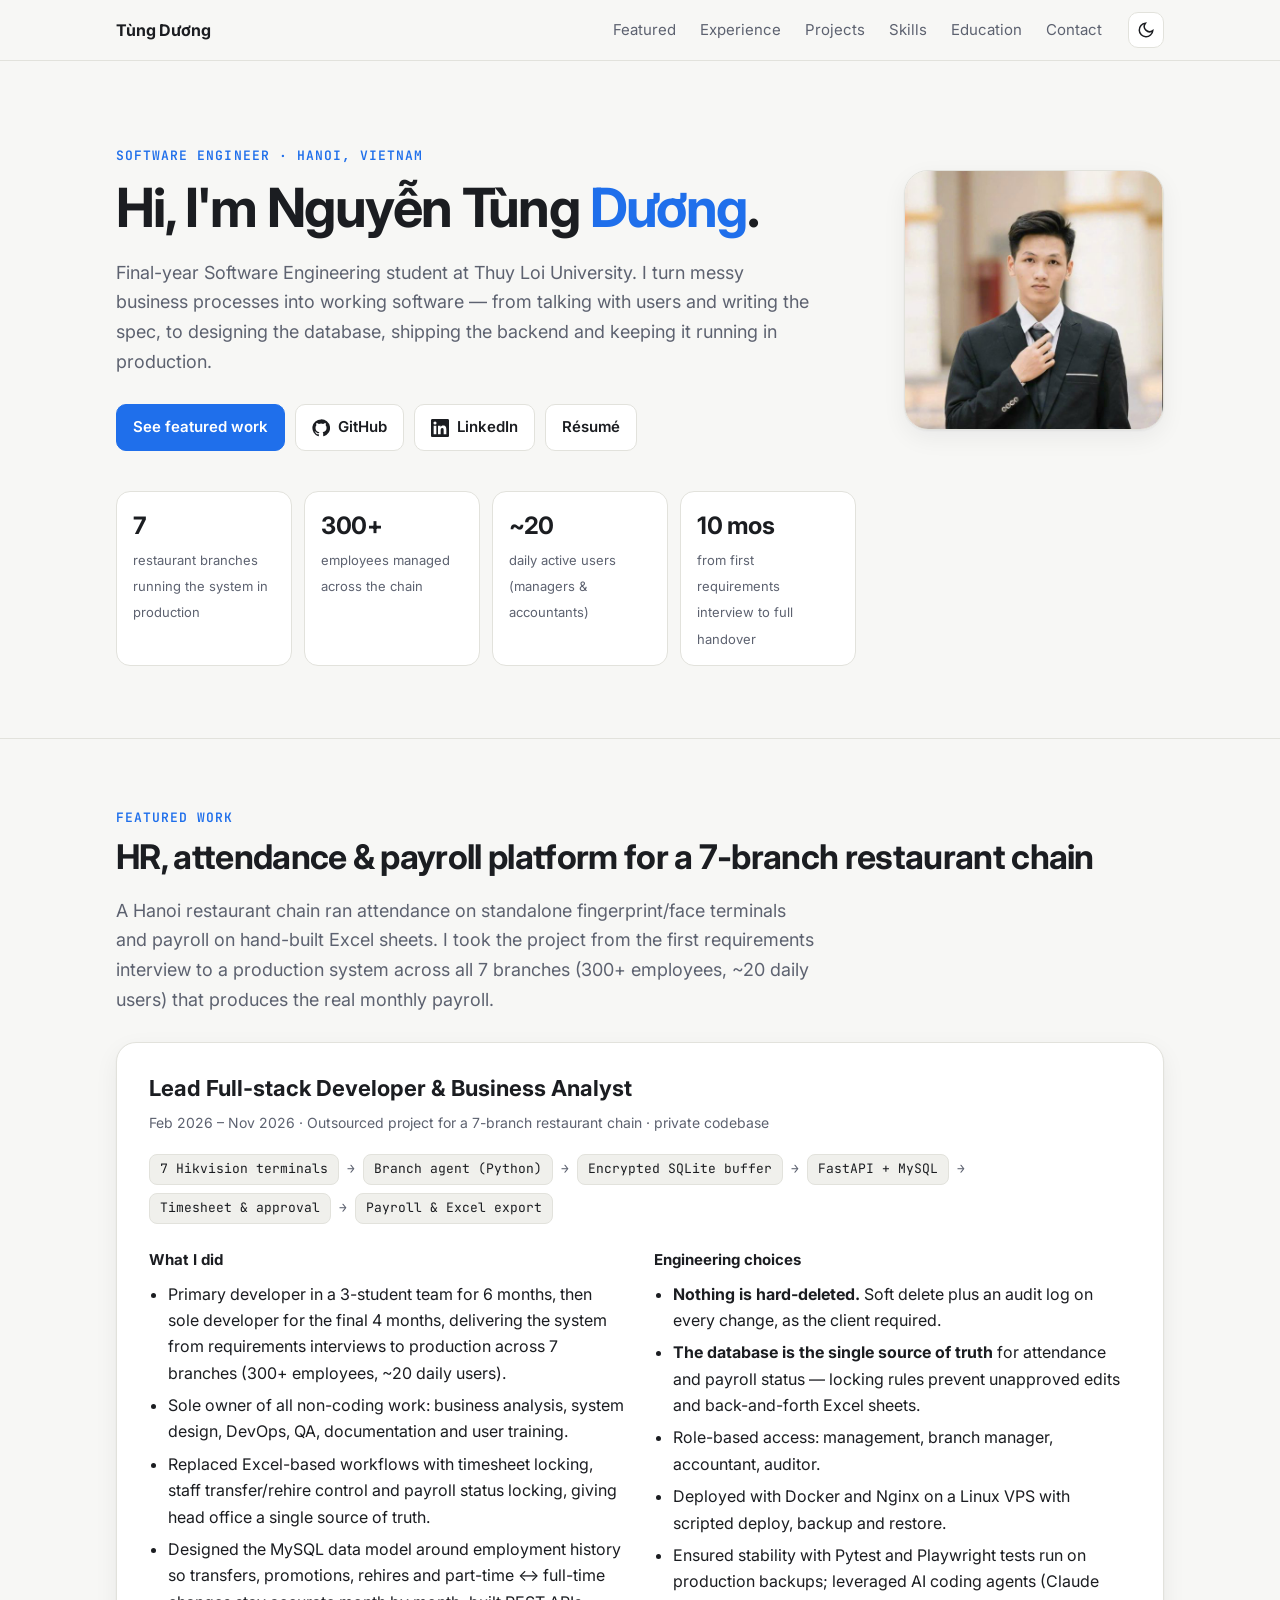
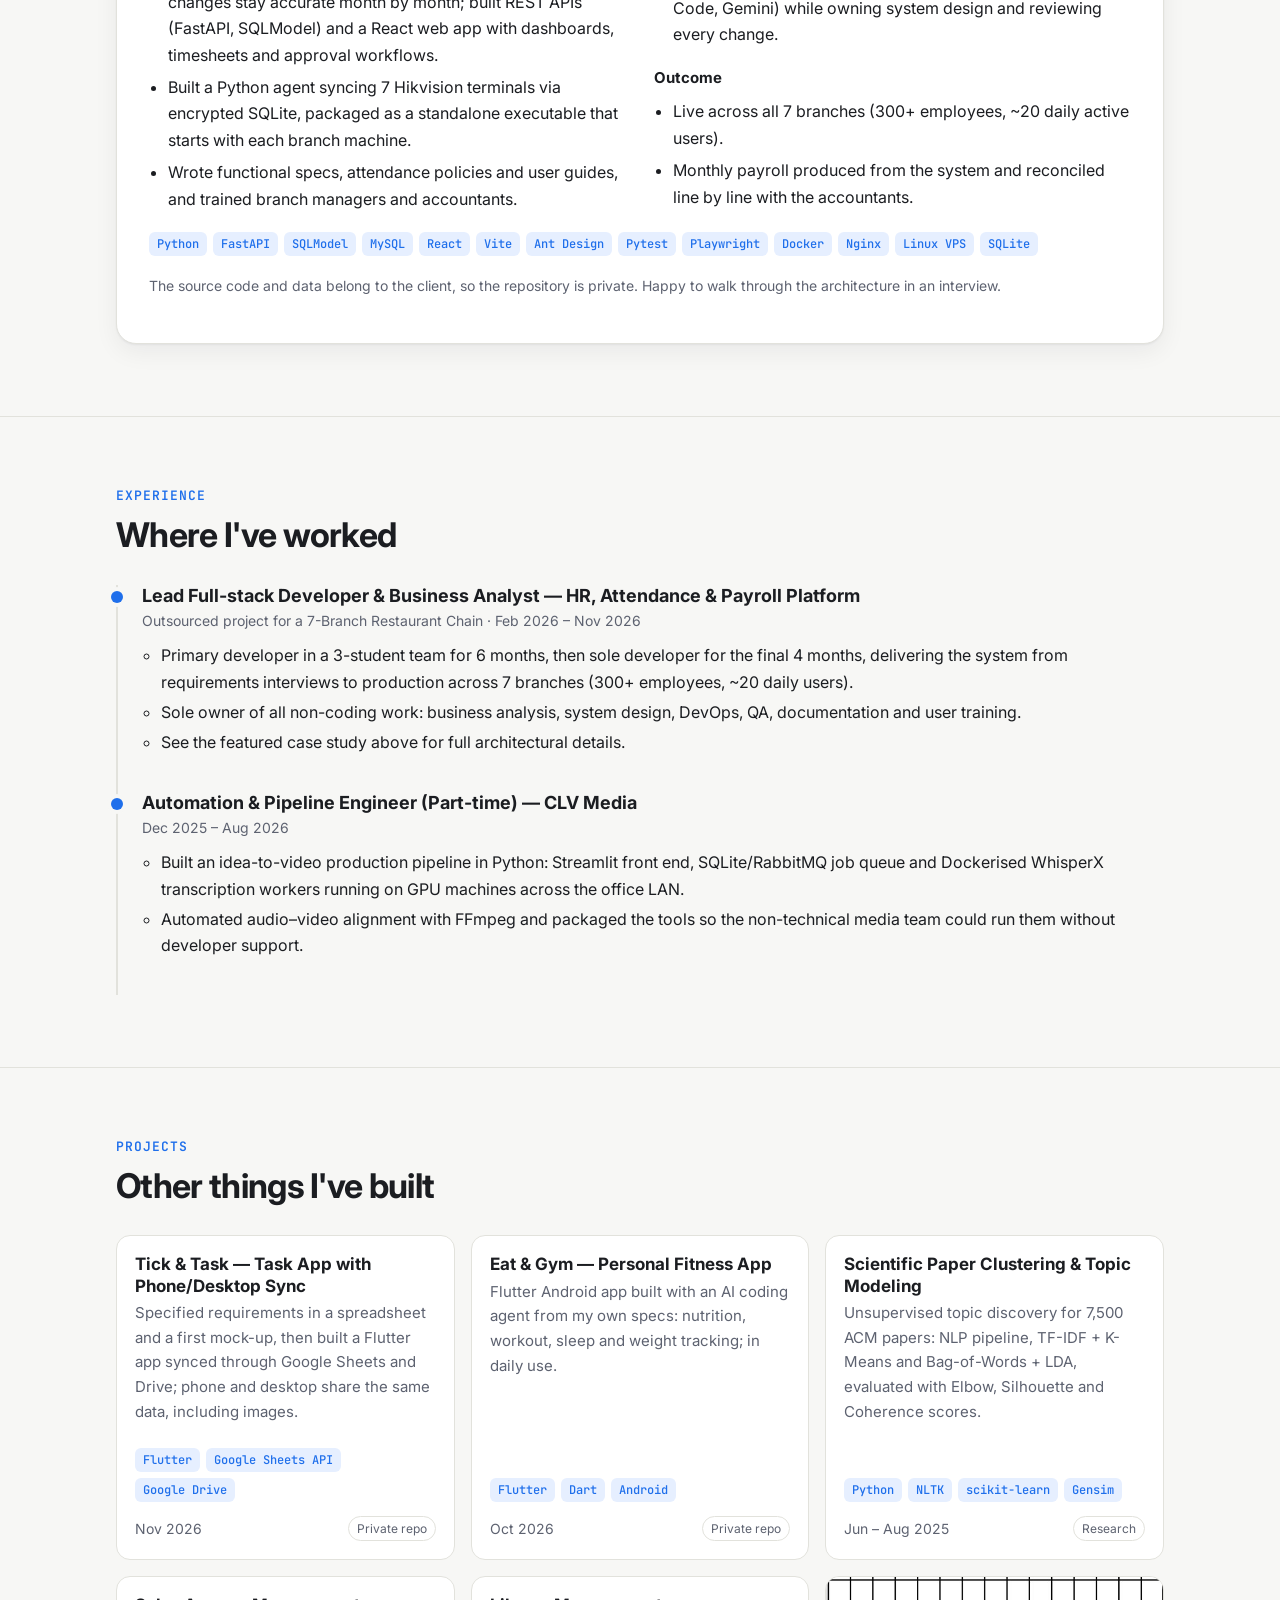
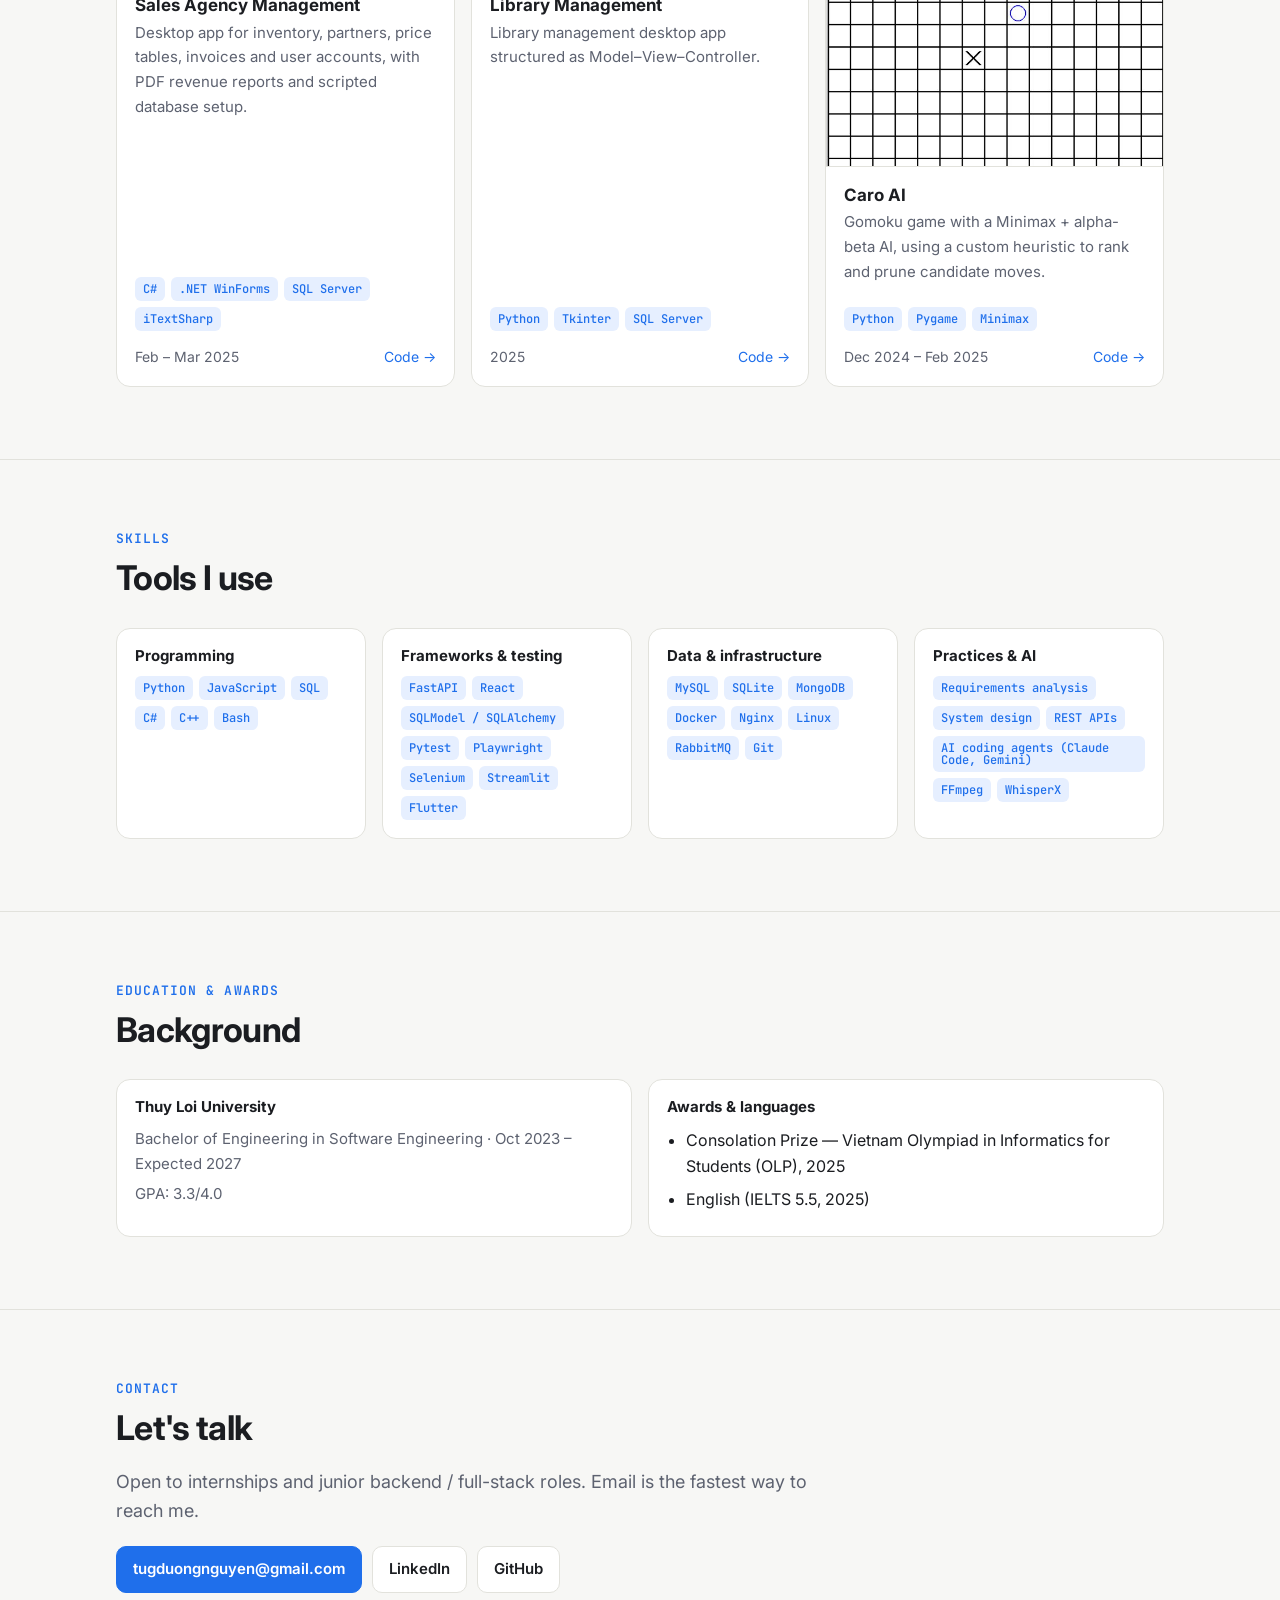
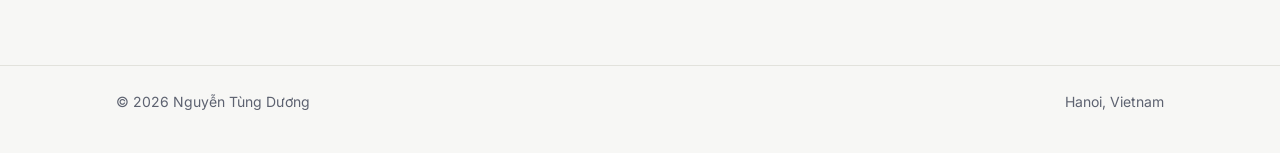
<file: index.html>
<!DOCTYPE html>
<html lang="en">
<head>
  <meta charset="UTF-8">
  <meta name="viewport" content="width=device-width, initial-scale=1.0">
  <title>Nguyễn Tùng Dương — Software Engineer</title>
  <meta name="description" content="Nguyễn Tùng Dương — final-year Software Engineering student in Hanoi. Backend (Python/FastAPI), full-stack HR &amp; payroll systems in production, automation pipelines.">
  <meta property="og:title" content="Nguyễn Tùng Dương — Software Engineer">
  <meta property="og:description" content="Backend &amp; full-stack developer. Built and operate an HR &amp; payroll platform used by a restaurant chain.">
  <meta property="og:type" content="website">
  <meta property="og:url" content="https://tugduong57.github.io/My-Portfolio/">
  <meta property="og:image" content="https://tugduong57.github.io/My-Portfolio/assets/img/avatar.jpg">
  <link rel="icon" type="image/png" href="assets/img/favicon.png">
  <link rel="apple-touch-icon" href="assets/img/apple-touch-icon.png">
  <link rel="preconnect" href="https://fonts.googleapis.com">
  <link rel="preconnect" href="https://fonts.gstatic.com" crossorigin>
  <link href="https://fonts.googleapis.com/css2?family=Inter:wght@400;500;600;700&family=JetBrains+Mono:wght@500;600&display=swap" rel="stylesheet">
  <link rel="stylesheet" href="assets/css/style.css">
  <script>
    try { var t = localStorage.getItem('theme'); if (t) document.documentElement.setAttribute('data-theme', t); } catch (e) {}
  </script>
</head>
<body>

<header class="site-header">
  <div class="wrap">
    <a class="brand" href="#top">Tùng Dương</a>
    <button class="icon-btn menu-btn" id="menuBtn" aria-label="Open menu" aria-expanded="false">
      <svg width="18" height="18" viewBox="0 0 24 24" fill="none" stroke="currentColor" stroke-width="2" stroke-linecap="round"><path d="M4 7h16M4 12h16M4 17h16"/></svg>
    </button>
    <nav class="nav" id="nav">
      <a href="#work">Featured</a>
      <a href="#experience">Experience</a>
      <a href="#projects">Projects</a>
      <a href="#skills">Skills</a>
      <a href="#education">Education</a>
      <a href="#contact">Contact</a>
    </nav>
    <button class="icon-btn" id="themeBtn" aria-label="Toggle colour theme">
      <svg width="18" height="18" viewBox="0 0 24 24" fill="none" stroke="currentColor" stroke-width="2" stroke-linecap="round"><path d="M21 12.8A9 9 0 1 1 11.2 3a7 7 0 0 0 9.8 9.8z"/></svg>
    </button>
  </div>
</header>

<main id="top">

  <!-- Hero -->
  <section class="hero">
    <div class="wrap">
      <div>
        <div class="eyebrow">Software Engineer · Hanoi, Vietnam</div>
        <h1>Hi, I'm Nguyễn Tùng <span>Dương</span>.</h1>
        <p class="lead">
          Final-year Software Engineering student at Thuy Loi University. I turn messy business
          processes into working software — from talking with users and writing the spec, to
          designing the database, shipping the backend and keeping it running in production.
        </p>
        <div class="btns">
          <a class="btn primary" href="#work">See featured work</a>
          <a class="btn" href="https://github.com/tugduong57" target="_blank" rel="noopener">
            <svg viewBox="0 0 24 24" fill="currentColor" aria-hidden="true"><path d="M12 .5a11.5 11.5 0 0 0-3.64 22.41c.58.1.79-.25.79-.56v-2c-3.2.7-3.88-1.37-3.88-1.37-.53-1.33-1.28-1.69-1.28-1.69-1.05-.71.08-.7.08-.7 1.16.08 1.77 1.19 1.77 1.19 1.03 1.77 2.71 1.26 3.37.96.1-.75.4-1.26.73-1.55-2.56-.29-5.25-1.28-5.25-5.69 0-1.26.45-2.29 1.19-3.1-.12-.29-.52-1.46.11-3.05 0 0 .97-.31 3.17 1.18a11 11 0 0 1 5.77 0c2.2-1.49 3.17-1.18 3.17-1.18.63 1.59.23 2.76.11 3.05.74.81 1.19 1.84 1.19 3.1 0 4.42-2.69 5.39-5.26 5.68.41.36.78 1.06.78 2.14v3.17c0 .31.21.67.8.56A11.5 11.5 0 0 0 12 .5z"/></svg>
            GitHub
          </a>
          <a class="btn" href="https://www.linkedin.com/in/tugduong57/" target="_blank" rel="noopener">
            <svg viewBox="0 0 24 24" fill="currentColor" aria-hidden="true"><path d="M20.45 20.45h-3.56v-5.57c0-1.33-.02-3.04-1.85-3.04-1.85 0-2.14 1.45-2.14 2.94v5.67H9.35V9h3.41v1.56h.05c.48-.9 1.64-1.85 3.37-1.85 3.6 0 4.27 2.37 4.27 5.46v6.28zM5.34 7.43a2.06 2.06 0 1 1 0-4.13 2.06 2.06 0 0 1 0 4.13zM7.12 20.45H3.56V9h3.56v11.45zM22.22 0H1.77C.79 0 0 .77 0 1.73v20.54C0 23.23.79 24 1.77 24h20.45c.98 0 1.78-.77 1.78-1.73V1.73C24 .77 23.2 0 22.22 0z"/></svg>
            LinkedIn
          </a>
          <a class="btn" href="https://docs.google.com/document/d/1SH5laflxFASTBLDP2fK7JLYJUhaVkU3QmoITcRSj9a4/edit?usp=sharing" target="_blank" rel="noopener">Résumé</a>
        </div>
      </div>
      <img class="avatar" src="assets/img/avatar.jpg" alt="Portrait of Nguyễn Tùng Dương" width="560" height="560">
    </div>
    <div class="wrap">
      <div class="stats" aria-label="Highlights">
        <div class="stat"><b>7</b><span>restaurant branches running the system in production</span></div>
        <div class="stat"><b>300+</b><span>employees managed across the chain</span></div>
        <div class="stat"><b>~20</b><span>daily active users (managers &amp; accountants)</span></div>
        <div class="stat"><b>10 mos</b><span>from first requirements interview to full handover</span></div>
      </div>
    </div>
  </section>

  <!-- Featured work -->
  <section id="work">
    <div class="wrap">
      <div class="eyebrow">Featured work</div>
      <h2 class="section-title">HR, attendance &amp; payroll platform for a 7-branch restaurant chain</h2>
      <p class="lead">
        A Hanoi restaurant chain ran attendance on standalone fingerprint/face terminals and payroll on
        hand-built Excel sheets. I took the project from the first requirements interview to a production
        system across all 7 branches (300+ employees, ~20 daily users) that produces the real monthly payroll.
      </p>

      <article class="case">
        <div class="case-head">
          <h3>Lead Full-stack Developer &amp; Business Analyst</h3>
          <div class="meta">Feb 2026 – Nov 2026 · Outsourced project for a 7-branch restaurant chain · private codebase</div>
        </div>

        <div class="pipeline" aria-label="Data flow">
          <span>7 Hikvision terminals</span><i>→</i>
          <span>Branch agent (Python)</span><i>→</i>
          <span>Encrypted SQLite buffer</span><i>→</i>
          <span>FastAPI + MySQL</span><i>→</i>
          <span>Timesheet &amp; approval</span><i>→</i>
          <span>Payroll &amp; Excel export</span>
        </div>

        <div class="grid-2">
          <div>
            <h4>What I did</h4>
            <ul>
              <li>Primary developer in a 3-student team for 6 months, then sole developer for the final 4 months, delivering the system from requirements interviews to production across 7 branches (300+ employees, ~20 daily users).</li>
              <li>Sole owner of all non-coding work: business analysis, system design, DevOps, QA, documentation and user training.</li>
              <li>Replaced Excel-based workflows with timesheet locking, staff transfer/rehire control and payroll status locking, giving head office a single source of truth.</li>
              <li>Designed the MySQL data model around employment history so transfers, promotions, rehires and part-time ↔ full-time changes stay accurate month by month; built REST APIs (FastAPI, SQLModel) and a React web app with dashboards, timesheets and approval workflows.</li>
              <li>Built a Python agent syncing 7 Hikvision terminals via encrypted SQLite, packaged as a standalone executable that starts with each branch machine.</li>
              <li>Wrote functional specs, attendance policies and user guides, and trained branch managers and accountants.</li>
            </ul>
          </div>
          <div>
            <h4>Engineering choices</h4>
            <ul>
              <li><b>Nothing is hard-deleted.</b> Soft delete plus an audit log on every change, as the client required.</li>
              <li><b>The database is the single source of truth</b> for attendance and payroll status — locking rules prevent unapproved edits and back-and-forth Excel sheets.</li>
              <li>Role-based access: management, branch manager, accountant, auditor.</li>
              <li>Deployed with Docker and Nginx on a Linux VPS with scripted deploy, backup and restore.</li>
              <li>Ensured stability with Pytest and Playwright tests run on production backups; leveraged AI coding agents (Claude Code, Gemini) while owning system design and reviewing every change.</li>
            </ul>
            <h4 style="margin-top:18px">Outcome</h4>
            <ul>
              <li>Live across all 7 branches (300+ employees, ~20 daily active users).</li>
              <li>Monthly payroll produced from the system and reconciled line by line with the accountants.</li>
            </ul>
          </div>
        </div>

        <div class="tags">
          <span class="tag">Python</span><span class="tag">FastAPI</span><span class="tag">SQLModel</span><span class="tag">MySQL</span>
          <span class="tag">React</span><span class="tag">Vite</span><span class="tag">Ant Design</span><span class="tag">Pytest</span>
          <span class="tag">Playwright</span><span class="tag">Docker</span><span class="tag">Nginx</span><span class="tag">Linux VPS</span><span class="tag">SQLite</span>
        </div>
        <p class="note">The source code and data belong to the client, so the repository is private. Happy to walk through the architecture in an interview.</p>
      </article>
    </div>
  </section>

  <!-- Experience -->
  <section id="experience">
    <div class="wrap">
      <div class="eyebrow">Experience</div>
      <h2 class="section-title">Where I've worked</h2>
      <ol class="timeline">
        <li>
          <h3>Lead Full-stack Developer &amp; Business Analyst — HR, Attendance &amp; Payroll Platform</h3>
          <div class="meta">Outsourced project for a 7-Branch Restaurant Chain · Feb 2026 – Nov 2026</div>
          <ul>
            <li>Primary developer in a 3-student team for 6 months, then sole developer for the final 4 months, delivering the system from requirements interviews to production across 7 branches (300+ employees, ~20 daily users).</li>
            <li>Sole owner of all non-coding work: business analysis, system design, DevOps, QA, documentation and user training.</li>
            <li>See the featured case study above for full architectural details.</li>
          </ul>
        </li>
        <li>
          <h3>Automation &amp; Pipeline Engineer (Part-time) — CLV Media</h3>
          <div class="meta">Dec 2025 – Aug 2026</div>
          <ul>
            <li>Built an idea-to-video production pipeline in Python: Streamlit front end, SQLite/RabbitMQ job queue and Dockerised WhisperX transcription workers running on GPU machines across the office LAN.</li>
            <li>Automated audio–video alignment with FFmpeg and packaged the tools so the non-technical media team could run them without developer support.</li>
          </ul>
        </li>
      </ol>
    </div>
  </section>

  <!-- Projects -->
  <section id="projects">
    <div class="wrap">
      <div class="eyebrow">Projects</div>
      <h2 class="section-title">Other things I've built</h2>
      <div class="cards">

        <article class="card">
          <div class="card-body">
            <h3>Tick &amp; Task — Task App with Phone/Desktop Sync</h3>
            <p>Specified requirements in a spreadsheet and a first mock-up, then built a Flutter app synced through Google Sheets and Drive; phone and desktop share the same data, including images.</p>
            <div class="tags"><span class="tag">Flutter</span><span class="tag">Google Sheets API</span><span class="tag">Google Drive</span></div>
            <div class="card-foot"><span class="meta">Nov 2026</span><span class="badge">Private repo</span></div>
          </div>
        </article>

        <article class="card">
          <div class="card-body">
            <h3>Eat &amp; Gym — Personal Fitness App</h3>
            <p>Flutter Android app built with an AI coding agent from my own specs: nutrition, workout, sleep and weight tracking; in daily use.</p>
            <div class="tags"><span class="tag">Flutter</span><span class="tag">Dart</span><span class="tag">Android</span></div>
            <div class="card-foot"><span class="meta">Oct 2026</span><span class="badge">Private repo</span></div>
          </div>
        </article>

        <article class="card">
          <div class="card-body">
            <h3>Scientific Paper Clustering &amp; Topic Modeling</h3>
            <p>Unsupervised topic discovery for 7,500 ACM papers: NLP pipeline, TF-IDF + K-Means and Bag-of-Words + LDA, evaluated with Elbow, Silhouette and Coherence scores.</p>
            <div class="tags"><span class="tag">Python</span><span class="tag">NLTK</span><span class="tag">scikit-learn</span><span class="tag">Gensim</span></div>
            <div class="card-foot"><span class="meta">Jun – Aug 2025</span><span class="badge">Research</span></div>
          </div>
        </article>

        <article class="card">
          <div class="card-body">
            <h3>Sales Agency Management</h3>
            <p>Desktop app for inventory, partners, price tables, invoices and user accounts, with PDF revenue reports and scripted database setup.</p>
            <div class="tags"><span class="tag">C#</span><span class="tag">.NET WinForms</span><span class="tag">SQL Server</span><span class="tag">iTextSharp</span></div>
            <div class="card-foot"><span class="meta">Feb – Mar 2025</span><a href="https://github.com/tugduong57/Winform-PhanMemQuanLi" target="_blank" rel="noopener">Code →</a></div>
          </div>
        </article>

        <article class="card">
          <div class="card-body">
            <h3>Library Management</h3>
            <p>Library management desktop app structured as Model–View–Controller.</p>
            <div class="tags"><span class="tag">Python</span><span class="tag">Tkinter</span><span class="tag">SQL Server</span></div>
            <div class="card-foot"><span class="meta">2025</span><a href="https://github.com/tugduong57/Tkinter-SQLServer_QuanLyThuVien" target="_blank" rel="noopener">Code →</a></div>
          </div>
        </article>

        <article class="card">
          <img src="assets/img/caro-ai.jpg" alt="Caro (Gomoku) board from the Caro AI project" loading="lazy" width="609" height="640">
          <div class="card-body">
            <h3>Caro AI</h3>
            <p>Gomoku game with a Minimax + alpha-beta AI, using a custom heuristic to rank and prune candidate moves.</p>
            <div class="tags"><span class="tag">Python</span><span class="tag">Pygame</span><span class="tag">Minimax</span></div>
            <div class="card-foot"><span class="meta">Dec 2024 – Feb 2025</span><a href="https://github.com/tugduong57/Pygame-MinimaxAlphaBeta_Co_Caro_CoBan" target="_blank" rel="noopener">Code →</a></div>
          </div>
        </article>

      </div>
    </div>
  </section>

  <!-- Skills -->
  <section id="skills">
    <div class="wrap">
      <div class="eyebrow">Skills</div>
      <h2 class="section-title">Tools I use</h2>
      <div class="skills">
        <div class="skill"><h3>Programming</h3><div class="tags"><span class="tag">Python</span><span class="tag">JavaScript</span><span class="tag">SQL</span><span class="tag">C#</span><span class="tag">C++</span><span class="tag">Bash</span></div></div>
        <div class="skill"><h3>Frameworks &amp; testing</h3><div class="tags"><span class="tag">FastAPI</span><span class="tag">React</span><span class="tag">SQLModel / SQLAlchemy</span><span class="tag">Pytest</span><span class="tag">Playwright</span><span class="tag">Selenium</span><span class="tag">Streamlit</span><span class="tag">Flutter</span></div></div>
        <div class="skill"><h3>Data &amp; infrastructure</h3><div class="tags"><span class="tag">MySQL</span><span class="tag">SQLite</span><span class="tag">MongoDB</span><span class="tag">Docker</span><span class="tag">Nginx</span><span class="tag">Linux</span><span class="tag">RabbitMQ</span><span class="tag">Git</span></div></div>
        <div class="skill"><h3>Practices &amp; AI</h3><div class="tags"><span class="tag">Requirements analysis</span><span class="tag">System design</span><span class="tag">REST APIs</span><span class="tag">AI coding agents (Claude Code, Gemini)</span><span class="tag">FFmpeg</span><span class="tag">WhisperX</span></div></div>
      </div>
    </div>
  </section>

  <!-- Education -->
  <section id="education">
    <div class="wrap">
      <div class="eyebrow">Education &amp; awards</div>
      <h2 class="section-title">Background</h2>
      <div class="edu">
        <div class="skill">
          <h3>Thuy Loi University</h3>
          <p>Bachelor of Engineering in Software Engineering · Oct 2023 – Expected 2027</p>
          <p style="margin-top:6px">GPA: 3.3/4.0</p>
        </div>
        <div class="skill">
          <h3>Awards &amp; languages</h3>
          <ul>
            <li>Consolation Prize — Vietnam Olympiad in Informatics for Students (OLP), 2025</li>
            <li>English (IELTS 5.5, 2025)</li>
          </ul>
        </div>
      </div>
    </div>
  </section>

  <!-- Contact -->
  <section id="contact" class="contact">
    <div class="wrap">
      <div class="eyebrow">Contact</div>
      <h2 class="section-title">Let's talk</h2>
      <p class="lead">Open to internships and junior backend / full-stack roles. Email is the fastest way to reach me.</p>
      <div class="btns">
        <a class="btn primary" href="mailto:tugduongnguyen@gmail.com">tugduongnguyen@gmail.com</a>
        <a class="btn" href="https://www.linkedin.com/in/tugduong57/" target="_blank" rel="noopener">LinkedIn</a>
        <a class="btn" href="https://github.com/tugduong57" target="_blank" rel="noopener">GitHub</a>
      </div>
    </div>
  </section>

</main>

<footer class="site-footer">
  <div class="wrap">
    <span>© <span id="year">2026</span> Nguyễn Tùng Dương</span>
    <span>Hanoi, Vietnam</span>
  </div>
</footer>

<script src="assets/js/main.js"></script>
</body>
</html>
</file>
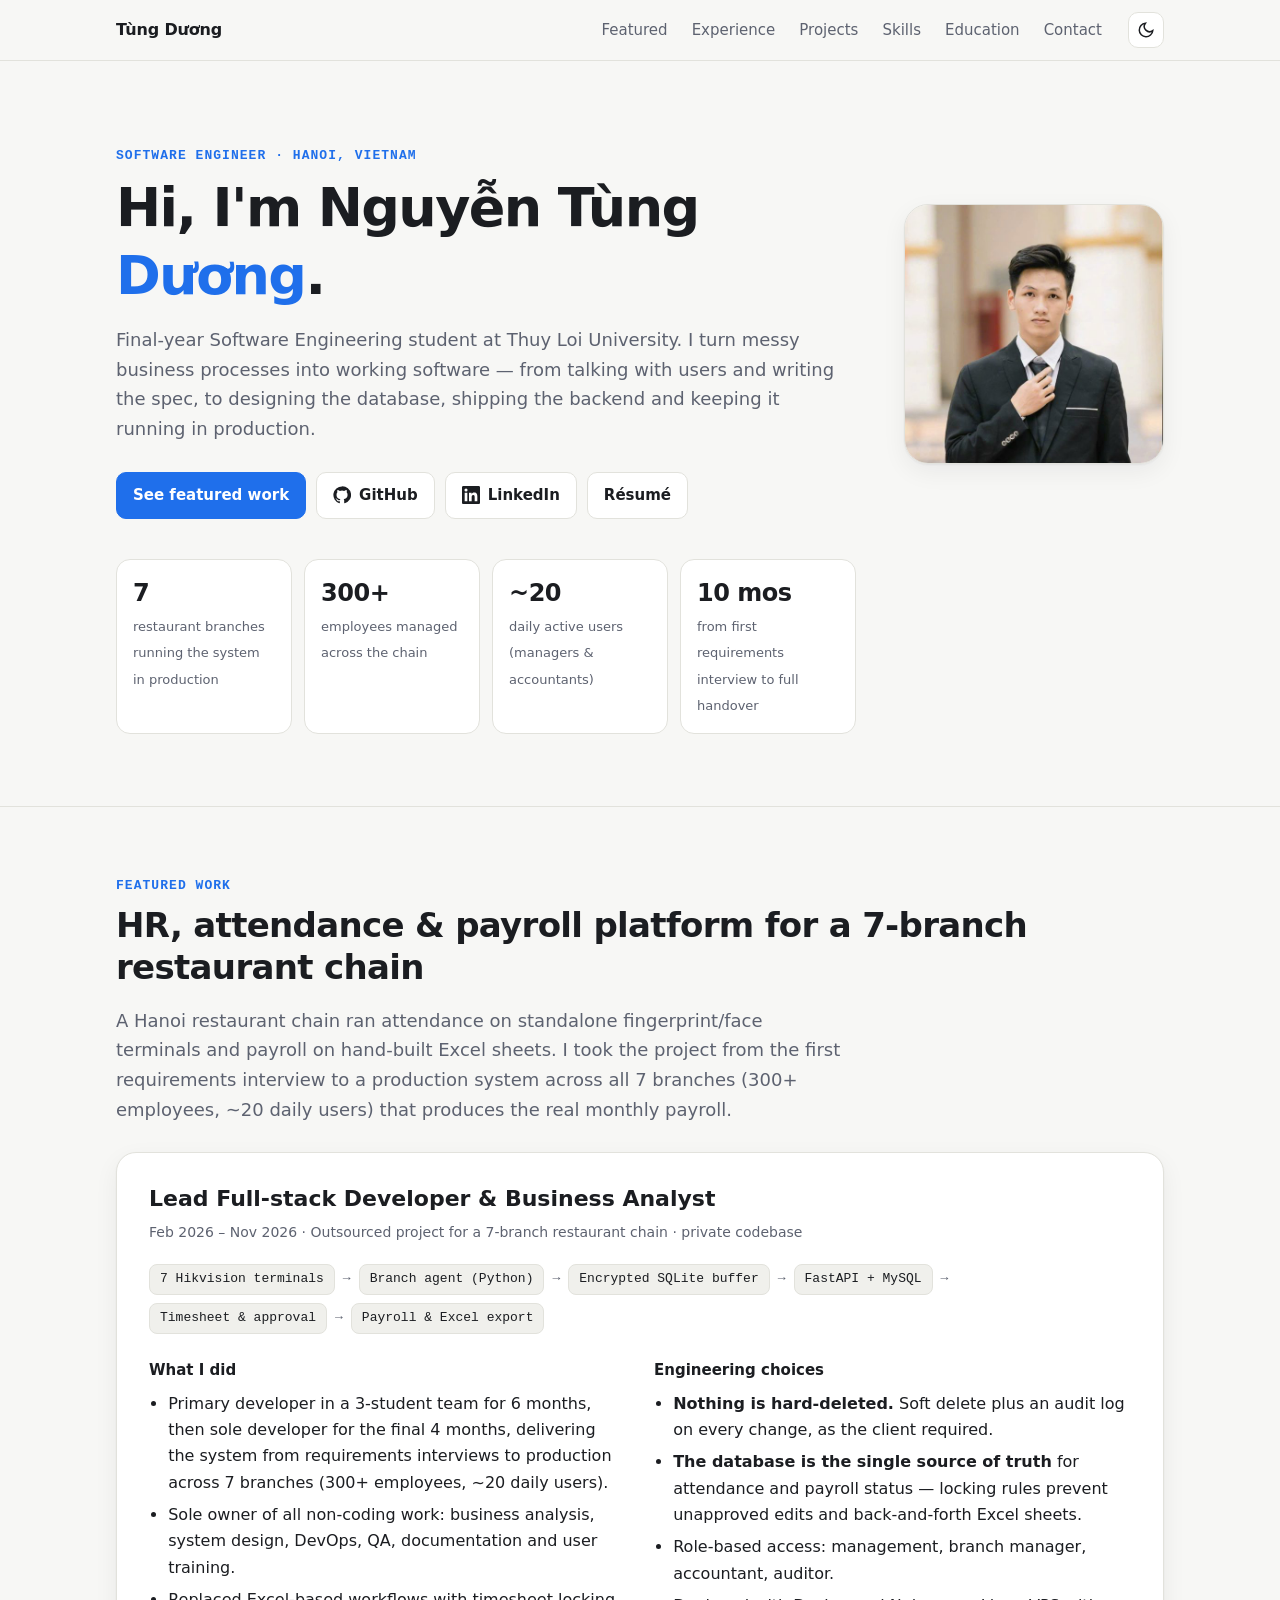
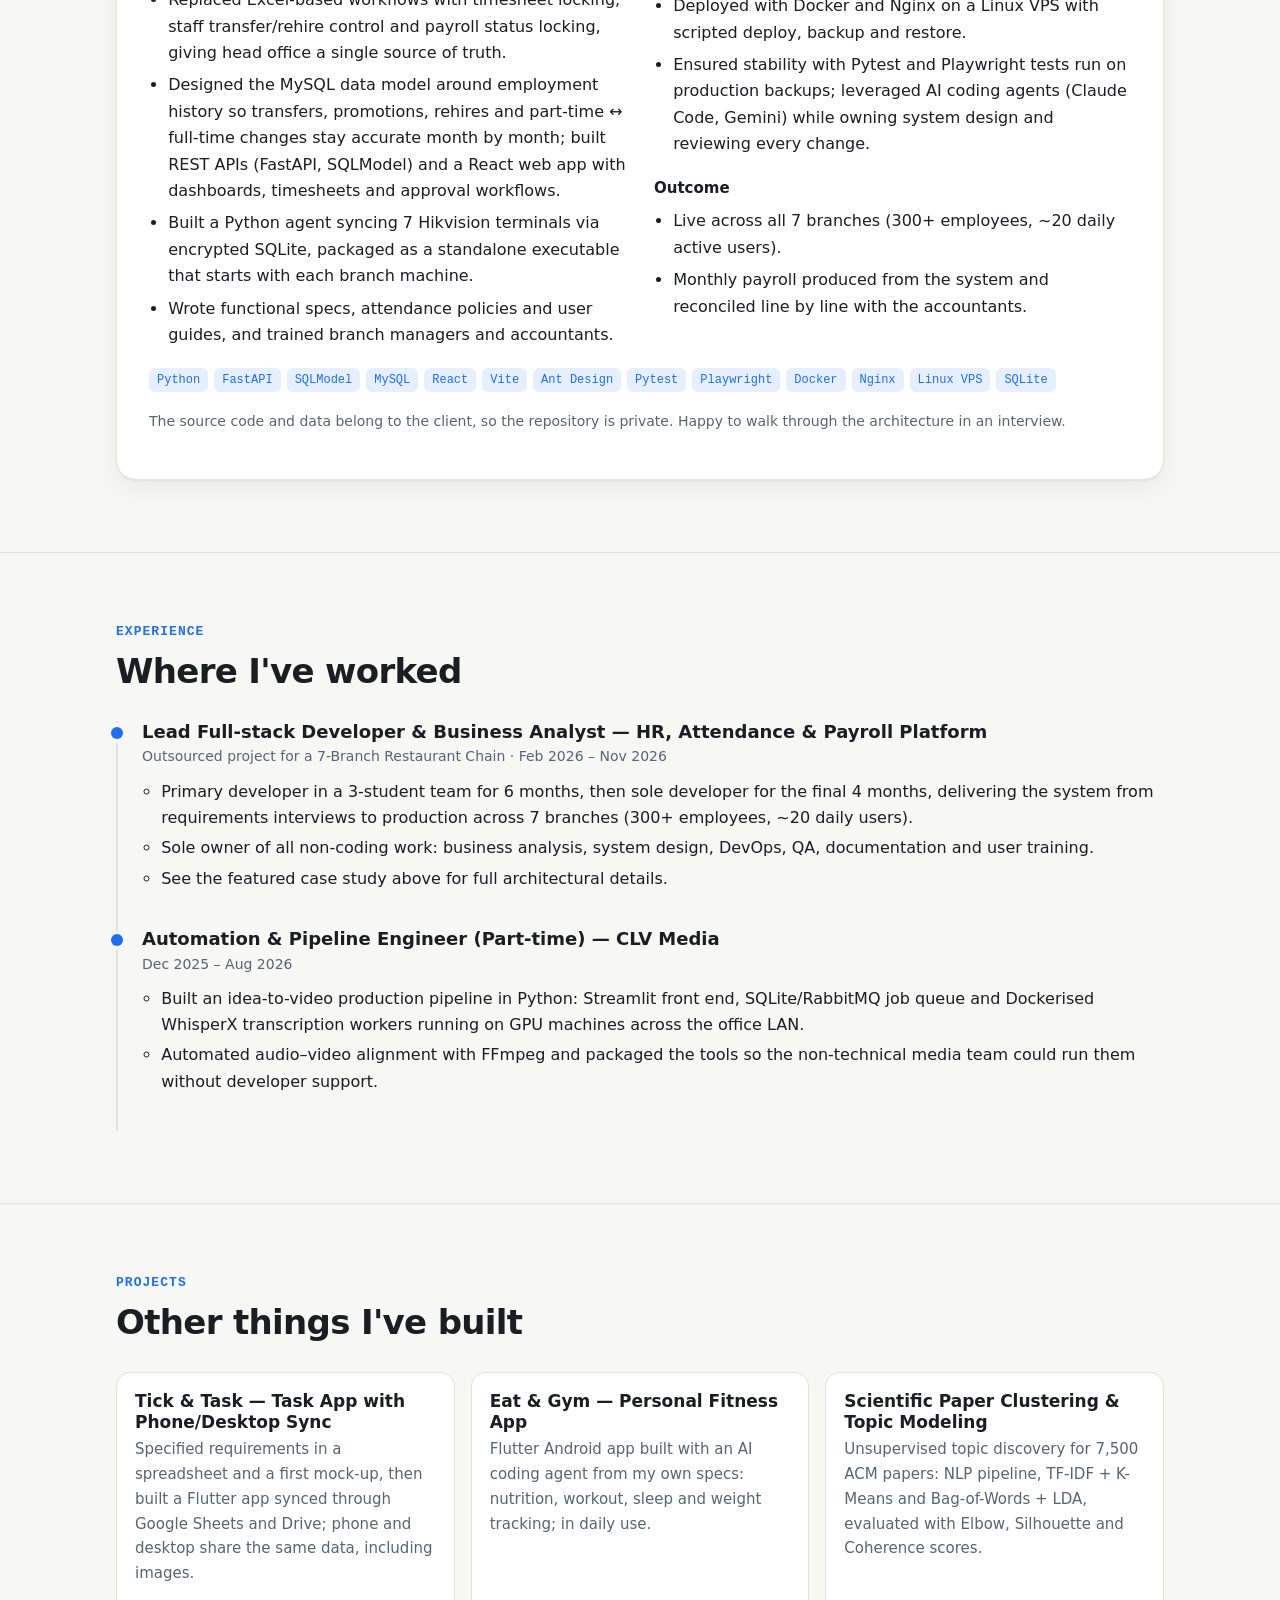
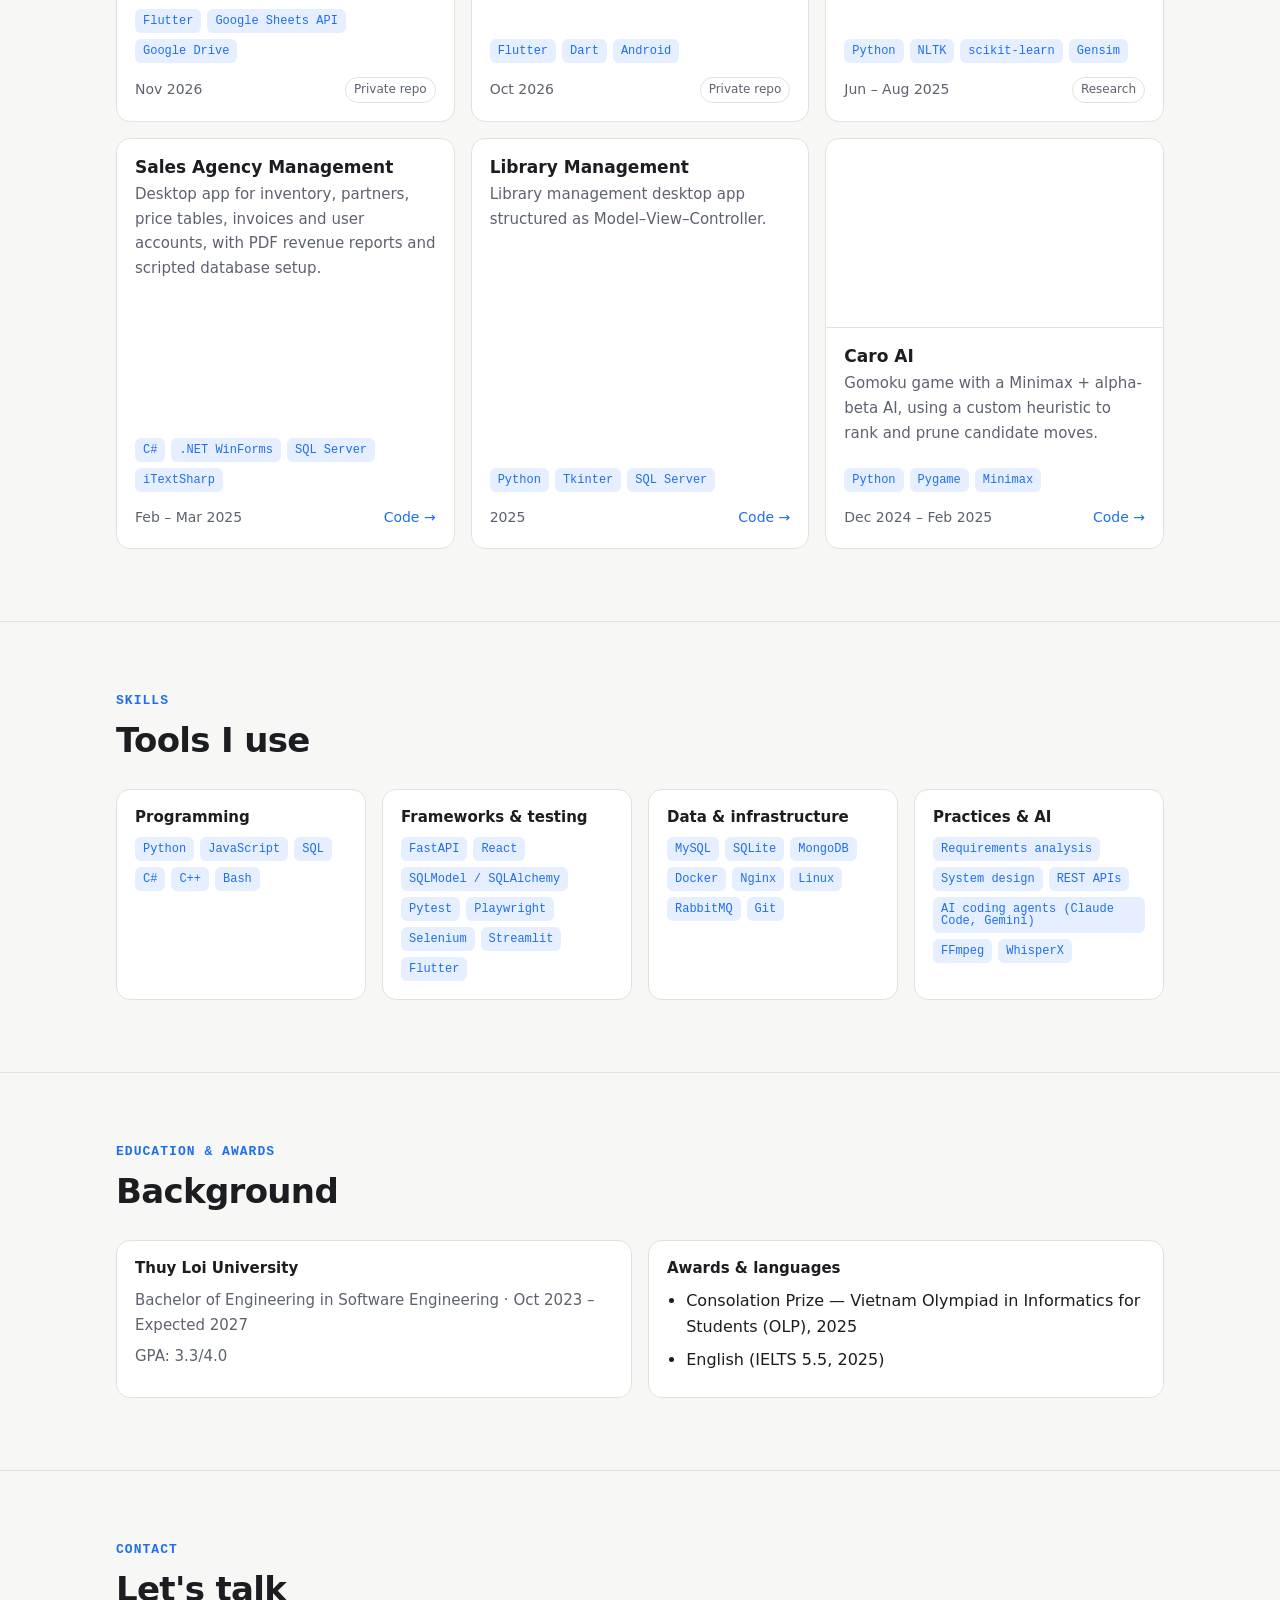
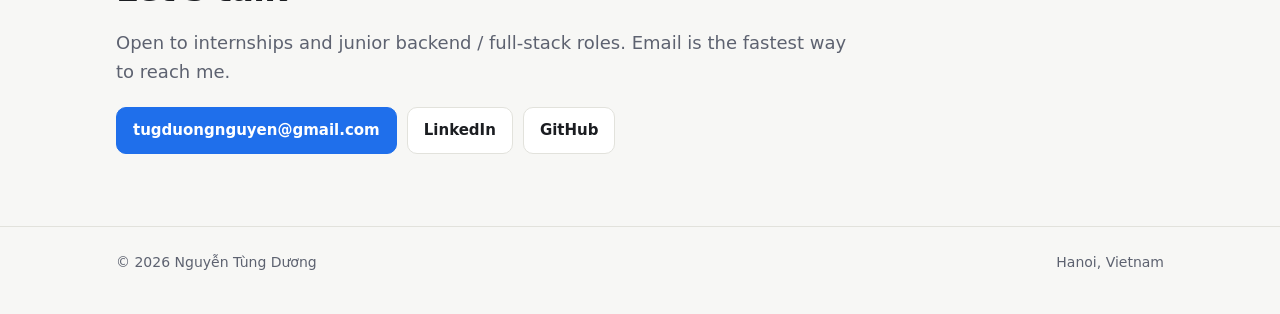
<file: experience/index.html>
<!DOCTYPE html>
<html lang="en">
<head>
  <meta charset="UTF-8">
  <meta name="viewport" content="width=device-width, initial-scale=1.0">
  <title>Redirecting…</title>
  <meta http-equiv="refresh" content="0; url=../#experience">
  <link rel="canonical" href="https://tugduong57.github.io/My-Portfolio/#experience">
  <style>body{font:16px/1.6 system-ui,sans-serif;background:#f7f7f5;color:#1b1d21;margin:0;padding:48px 16px;text-align:center}@media (prefers-color-scheme:dark){body{background:#0f1115;color:#e8eaee}}a{color:#1f6feb}</style>
</head>
<body>
  <p>This page has moved. <a href="../#experience">Continue to the portfolio →</a></p>
</body>
</html>
</file>
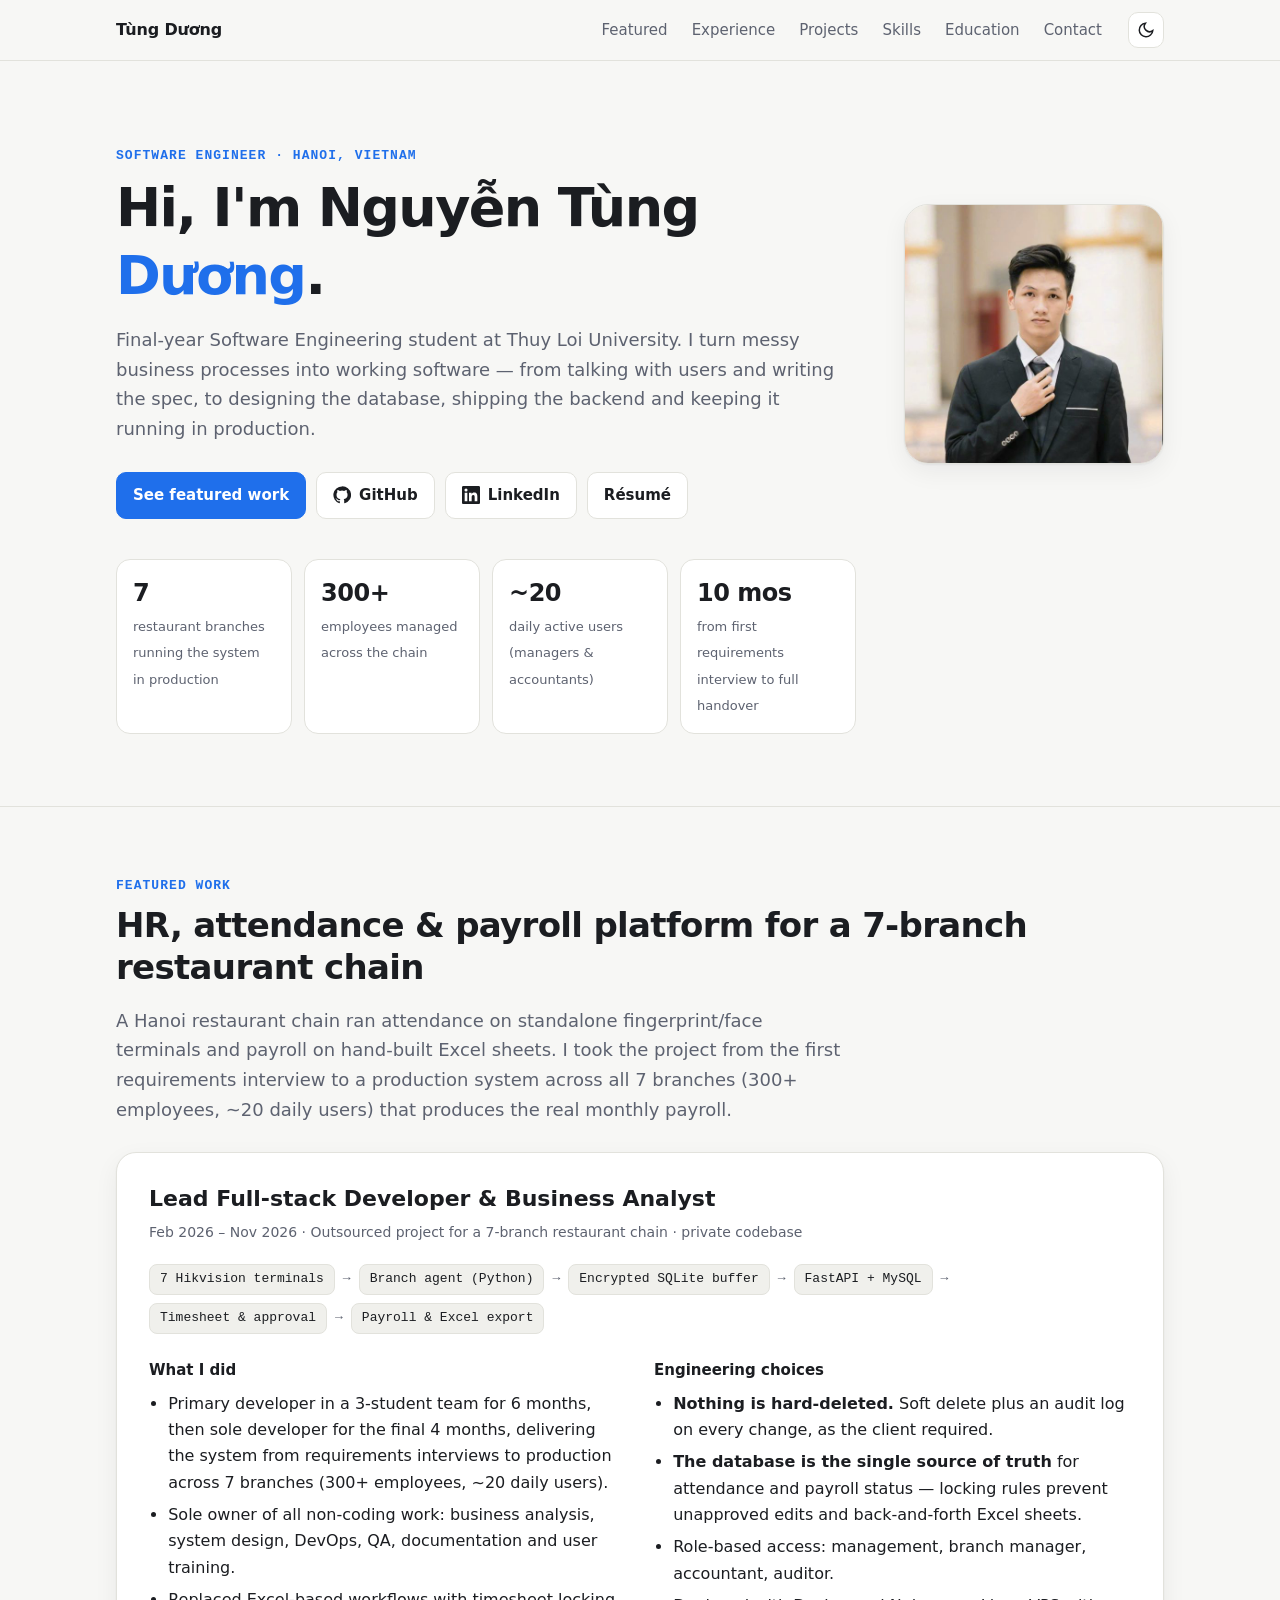
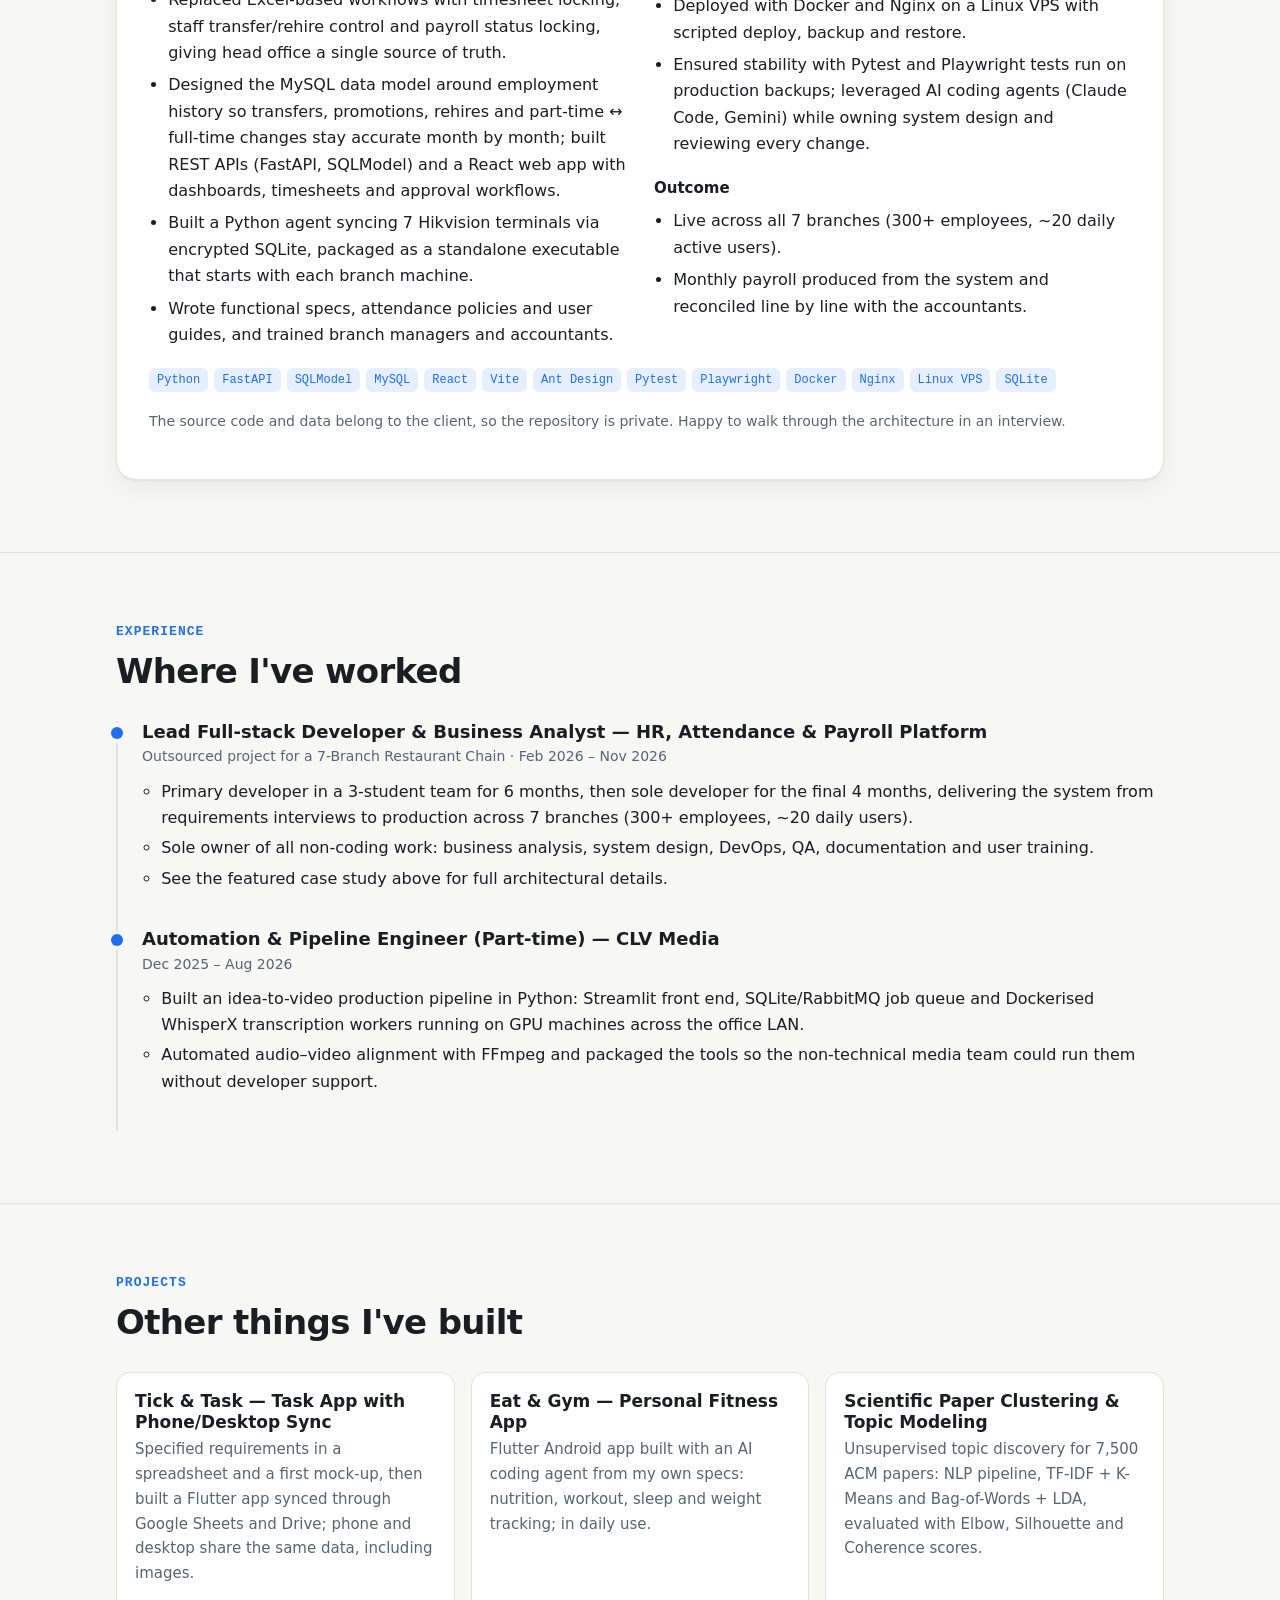
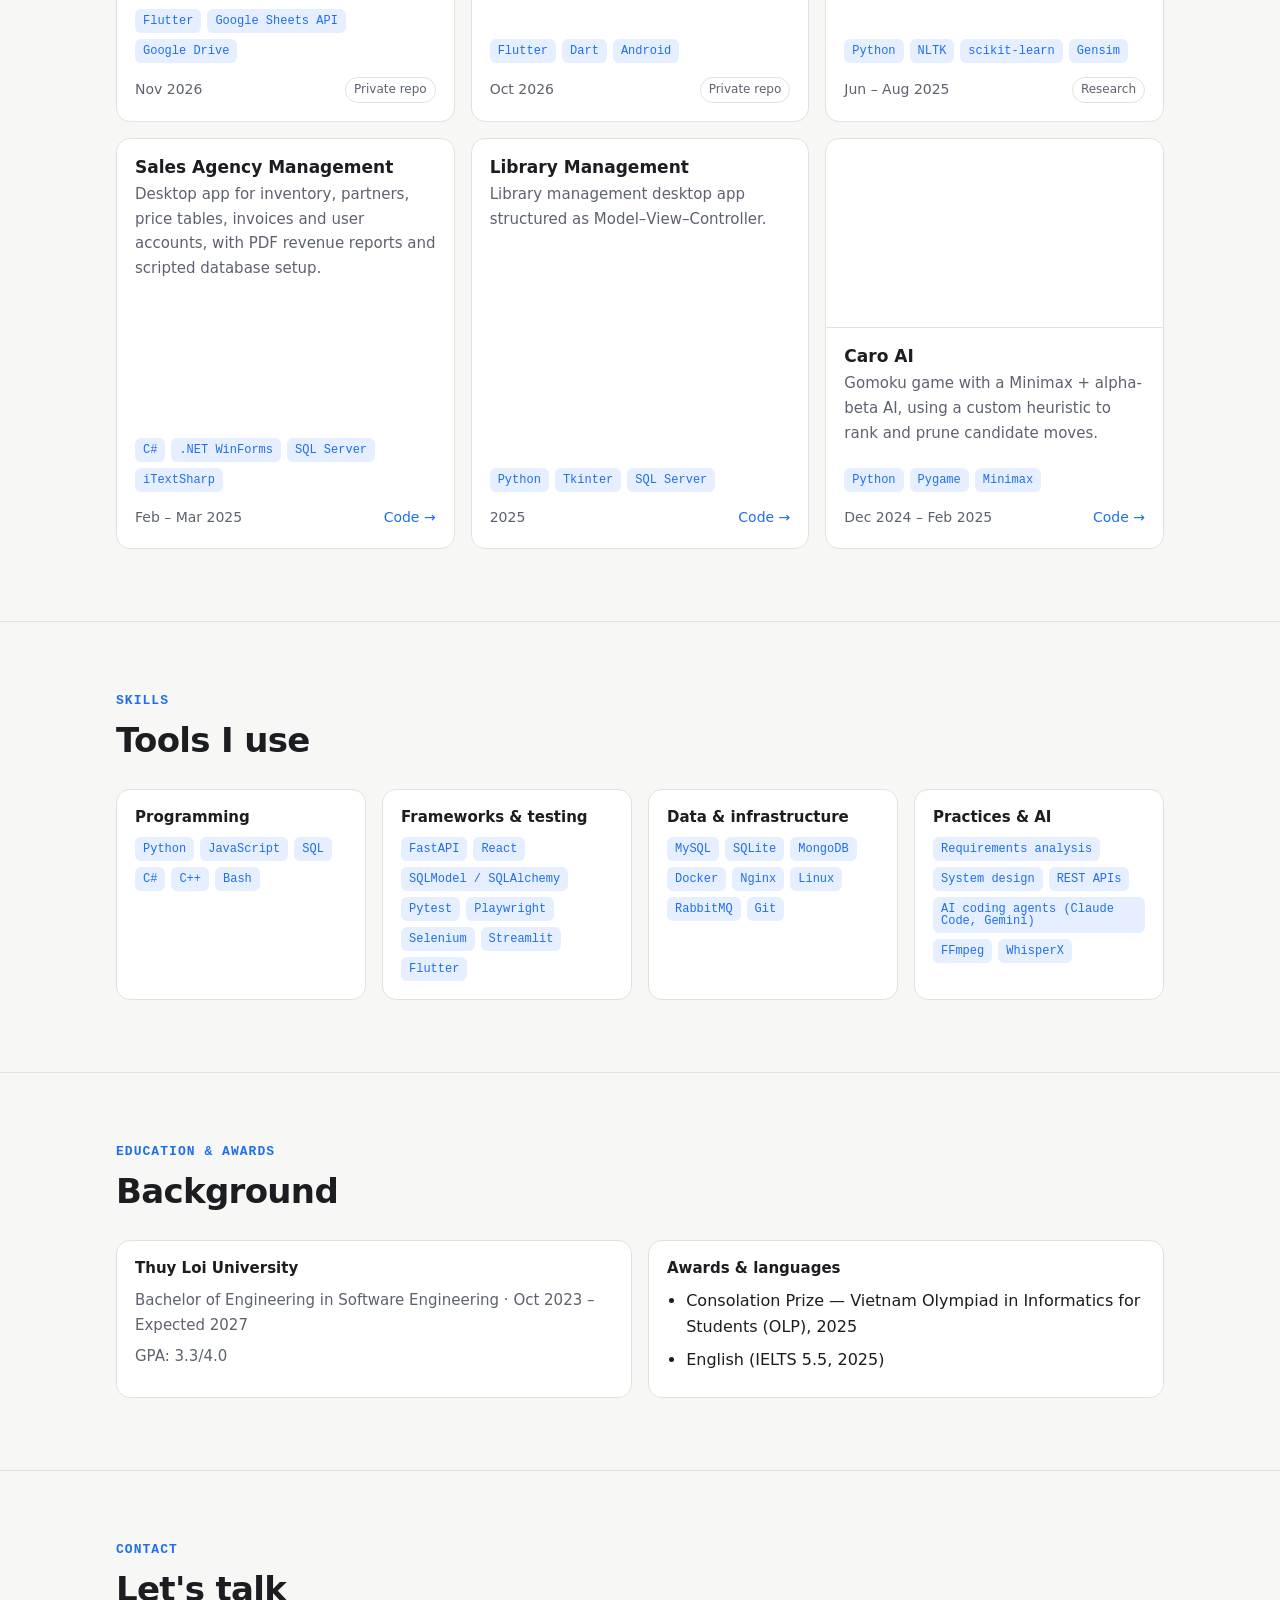
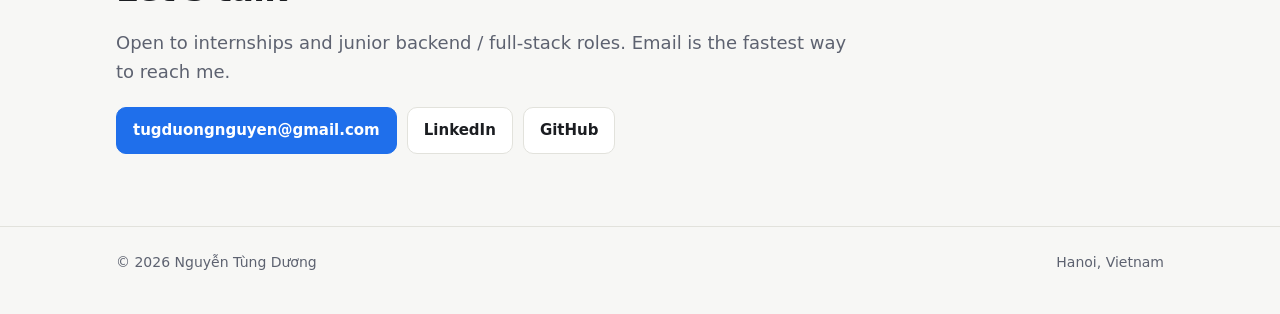
<file: projects/index.html>
<!DOCTYPE html>
<html lang="en">
<head>
  <meta charset="UTF-8">
  <meta name="viewport" content="width=device-width, initial-scale=1.0">
  <title>Redirecting…</title>
  <meta http-equiv="refresh" content="0; url=../#projects">
  <link rel="canonical" href="https://tugduong57.github.io/My-Portfolio/#projects">
  <style>body{font:16px/1.6 system-ui,sans-serif;background:#f7f7f5;color:#1b1d21;margin:0;padding:48px 16px;text-align:center}@media (prefers-color-scheme:dark){body{background:#0f1115;color:#e8eaee}}a{color:#1f6feb}</style>
</head>
<body>
  <p>This page has moved. <a href="../#projects">Continue to the portfolio →</a></p>
</body>
</html>
</file>
<file: assets/css/style.css>
/* ===== Tokens ===== */
:root {
  --bg: #f7f7f5;
  --surface: #ffffff;
  --surface-2: #f0f0ec;
  --text: #1b1d21;
  --muted: #5d6270;
  --line: #e2e2dc;
  --accent: #1f6feb;
  --accent-soft: #e6efff;
  --ok: #1a7f4b;
  --radius: 14px;
  --shadow: 0 1px 2px rgba(16, 24, 40, .05), 0 8px 24px rgba(16, 24, 40, .06);
  --max: 1080px;
  --font: "Inter", system-ui, -apple-system, "Segoe UI", Roboto, sans-serif;
  --mono: "JetBrains Mono", ui-monospace, SFMono-Regular, Menlo, monospace;
  color-scheme: light;
}
@media (prefers-color-scheme: dark) {
  :root:not([data-theme="light"]) {
    --bg: #0f1115;
    --surface: #161a20;
    --surface-2: #1c2129;
    --text: #e8eaee;
    --muted: #9aa1ad;
    --line: #2a303a;
    --accent: #6ea8ff;
    --accent-soft: #1a2638;
    --ok: #4cc38a;
    --shadow: 0 1px 2px rgba(0, 0, 0, .3), 0 8px 24px rgba(0, 0, 0, .25);
    color-scheme: dark;
  }
}
:root[data-theme="dark"] {
  --bg: #0f1115;
  --surface: #161a20;
  --surface-2: #1c2129;
  --text: #e8eaee;
  --muted: #9aa1ad;
  --line: #2a303a;
  --accent: #6ea8ff;
  --accent-soft: #1a2638;
  --ok: #4cc38a;
  --shadow: 0 1px 2px rgba(0, 0, 0, .3), 0 8px 24px rgba(0, 0, 0, .25);
  color-scheme: dark;
}

/* ===== Base ===== */
*, *::before, *::after { box-sizing: border-box; }
html { scroll-behavior: smooth; scroll-padding-top: 72px; }
body {
  margin: 0;
  background: var(--bg);
  color: var(--text);
  font: 16px/1.65 var(--font);
  -webkit-font-smoothing: antialiased;
}
img { max-width: 100%; display: block; }
a { color: var(--accent); text-decoration: none; }
a:hover { text-decoration: underline; }
h1, h2, h3 { line-height: 1.25; margin: 0 0 .5em; }
p { margin: 0 0 1em; }
ul { margin: 0; padding-left: 1.2em; }
.wrap { max-width: var(--max); margin: 0 auto; padding: 0 16px; }
.sr-only { position: absolute; width: 1px; height: 1px; overflow: hidden; clip: rect(0 0 0 0); }

/* ===== Header ===== */
.site-header {
  position: sticky; top: 0; z-index: 10;
  background: color-mix(in srgb, var(--bg) 85%, transparent);
  backdrop-filter: blur(10px);
  border-bottom: 1px solid var(--line);
}
.site-header .wrap { display: flex; align-items: center; gap: 16px; height: 60px; }
.brand { font-weight: 700; color: var(--text); letter-spacing: -.01em; }
.brand:hover { text-decoration: none; }
.nav { margin-left: auto; display: flex; gap: 4px; }
.nav a { color: var(--muted); padding: 6px 10px; border-radius: 8px; font-size: 15px; }
.nav a:hover { color: var(--text); background: var(--surface-2); text-decoration: none; }
.icon-btn {
  display: inline-grid; place-items: center; width: 36px; height: 36px;
  border: 1px solid var(--line); border-radius: 10px; background: var(--surface);
  color: var(--text); cursor: pointer;
}
.menu-btn { display: none; }
@media (max-width: 760px) {
  .menu-btn { display: inline-grid; margin-left: auto; }
  .nav {
    display: none; position: absolute; top: 60px; left: 0; right: 0;
    flex-direction: column; padding: 8px 16px 16px; background: var(--bg);
    border-bottom: 1px solid var(--line);
  }
  .nav.open { display: flex; }
}

/* ===== Sections ===== */
section { padding: 72px 0; }
section + section { border-top: 1px solid var(--line); }
.eyebrow {
  font: 600 13px/1 var(--mono); text-transform: uppercase; letter-spacing: .08em;
  color: var(--accent); margin-bottom: 12px;
}
.section-title { font-size: clamp(26px, 4vw, 34px); letter-spacing: -.02em; }
.lead { color: var(--muted); font-size: 18px; max-width: 64ch; }

/* ===== Hero ===== */
.hero { padding: 88px 0 72px; }
.hero .wrap { display: grid; grid-template-columns: 1fr 260px; gap: 48px; align-items: center; }
.hero h1 { font-size: clamp(34px, 6vw, 54px); letter-spacing: -.03em; margin-bottom: 16px; }
.hero h1 span { color: var(--accent); }
.hero .lead { margin-bottom: 28px; }
.avatar {
  width: 100%; height: auto; aspect-ratio: 1; object-fit: cover; border-radius: 24px;
  border: 1px solid var(--line); box-shadow: var(--shadow);
}
.btns { display: flex; flex-wrap: wrap; gap: 10px; }
.btn {
  display: inline-flex; align-items: center; gap: 8px; padding: 10px 16px;
  border-radius: 10px; border: 1px solid var(--line); background: var(--surface);
  color: var(--text); font-weight: 600; font-size: 15px;
}
.btn:hover { text-decoration: none; border-color: var(--accent); }
.btn.primary { background: var(--accent); border-color: var(--accent); color: #fff; }
.btn svg { width: 18px; height: 18px; }
.stats { display: grid; grid-template-columns: repeat(4, 1fr); gap: 12px; margin-top: 40px; }
.stat { background: var(--surface); border: 1px solid var(--line); border-radius: var(--radius); padding: 14px 16px; }
.stat b { display: block; font-size: 24px; letter-spacing: -.02em; }
.stat span { color: var(--muted); font-size: 13px; }
@media (max-width: 760px) {
  .hero .wrap { grid-template-columns: 1fr; gap: 28px; }
  .hero .avatar { width: 160px; order: -1; }
  .stats { grid-template-columns: repeat(2, 1fr); }
}

/* ===== Case study ===== */
.case {
  background: var(--surface); border: 1px solid var(--line); border-radius: 20px;
  box-shadow: var(--shadow); padding: 32px; margin-top: 28px;
}
.case-head { display: flex; flex-wrap: wrap; justify-content: space-between; gap: 8px 24px; margin-bottom: 18px; }
.case-head h3 { font-size: 22px; margin: 0; }
.meta { color: var(--muted); font-size: 14px; }
.grid-2 { display: grid; grid-template-columns: 1fr 1fr; gap: 28px; }
.grid-2 h4 { margin: 0 0 8px; font-size: 15px; }
.grid-2 li { margin-bottom: 6px; }
@media (max-width: 760px) { .grid-2 { grid-template-columns: 1fr; } .case { padding: 20px; } }
.pipeline {
  display: flex; flex-wrap: wrap; align-items: center; gap: 8px; margin: 20px 0 24px;
  font: 13px/1.3 var(--mono);
}
.pipeline span { background: var(--surface-2); border: 1px solid var(--line); border-radius: 8px; padding: 6px 10px; }
.pipeline i { color: var(--muted); font-style: normal; }
.tags { display: flex; flex-wrap: wrap; gap: 6px; margin-top: 14px; }
.tag {
  font: 500 12px/1 var(--mono); padding: 6px 8px; border-radius: 6px;
  background: var(--accent-soft); color: var(--accent);
}
.note { font-size: 14px; color: var(--muted); margin-top: 18px; }

/* ===== Timeline ===== */
.timeline { list-style: none; padding: 0; margin: 28px 0 0; border-left: 2px solid var(--line); }
.timeline > li { position: relative; padding: 0 0 32px 24px; }
.timeline > li::before {
  content: ""; position: absolute; left: -7px; top: 6px; width: 12px; height: 12px;
  border-radius: 50%; background: var(--accent); box-shadow: 0 0 0 4px var(--bg);
}
.timeline h3 { font-size: 18px; margin-bottom: 2px; }
.timeline .meta { margin-bottom: 10px; }
.timeline ul li { margin-bottom: 4px; }

/* ===== Projects ===== */
.cards { display: grid; grid-template-columns: repeat(auto-fill, minmax(290px, 1fr)); gap: 16px; margin-top: 28px; }
.card {
  display: flex; flex-direction: column; background: var(--surface);
  border: 1px solid var(--line); border-radius: var(--radius); overflow: hidden;
}
.card img { width: 100%; height: auto; aspect-ratio: 16/9; object-fit: cover; border-bottom: 1px solid var(--line); }
.card-body { padding: 18px; display: flex; flex-direction: column; flex: 1; }
.card h3 { font-size: 17px; margin-bottom: 4px; }
.card p { color: var(--muted); font-size: 15px; }
.card .tags { margin-top: auto; padding-top: 8px; }
.card-foot { display: flex; justify-content: space-between; align-items: center; margin-top: 14px; font-size: 14px; }
.badge { font-size: 12px; color: var(--muted); border: 1px solid var(--line); border-radius: 999px; padding: 2px 8px; }

/* ===== Skills ===== */
.skills { display: grid; grid-template-columns: repeat(auto-fill, minmax(240px, 1fr)); gap: 16px; margin-top: 28px; }
.skill { background: var(--surface); border: 1px solid var(--line); border-radius: var(--radius); padding: 18px; }
.skill h3 { font-size: 15px; margin-bottom: 10px; }
.skill .tags { margin-top: 0; }

/* ===== Education ===== */
.edu { display: grid; grid-template-columns: 1fr 1fr; gap: 16px; margin-top: 28px; }
.edu .skill p { margin: 0; color: var(--muted); font-size: 15px; }
.edu .skill li { margin-bottom: 6px; }
@media (max-width: 760px) { .edu { grid-template-columns: 1fr; } }

/* ===== Contact & footer ===== */
.contact .btns { margin-top: 20px; }
.site-footer { border-top: 1px solid var(--line); padding: 24px 0 40px; color: var(--muted); font-size: 14px; }
.site-footer .wrap { display: flex; flex-wrap: wrap; justify-content: space-between; gap: 8px; }

/* ===== 404 ===== */
.notfound { min-height: 80vh; display: grid; place-items: center; text-align: center; }
.notfound h1 { font-size: 72px; margin: 0; letter-spacing: -.04em; }
</file>
